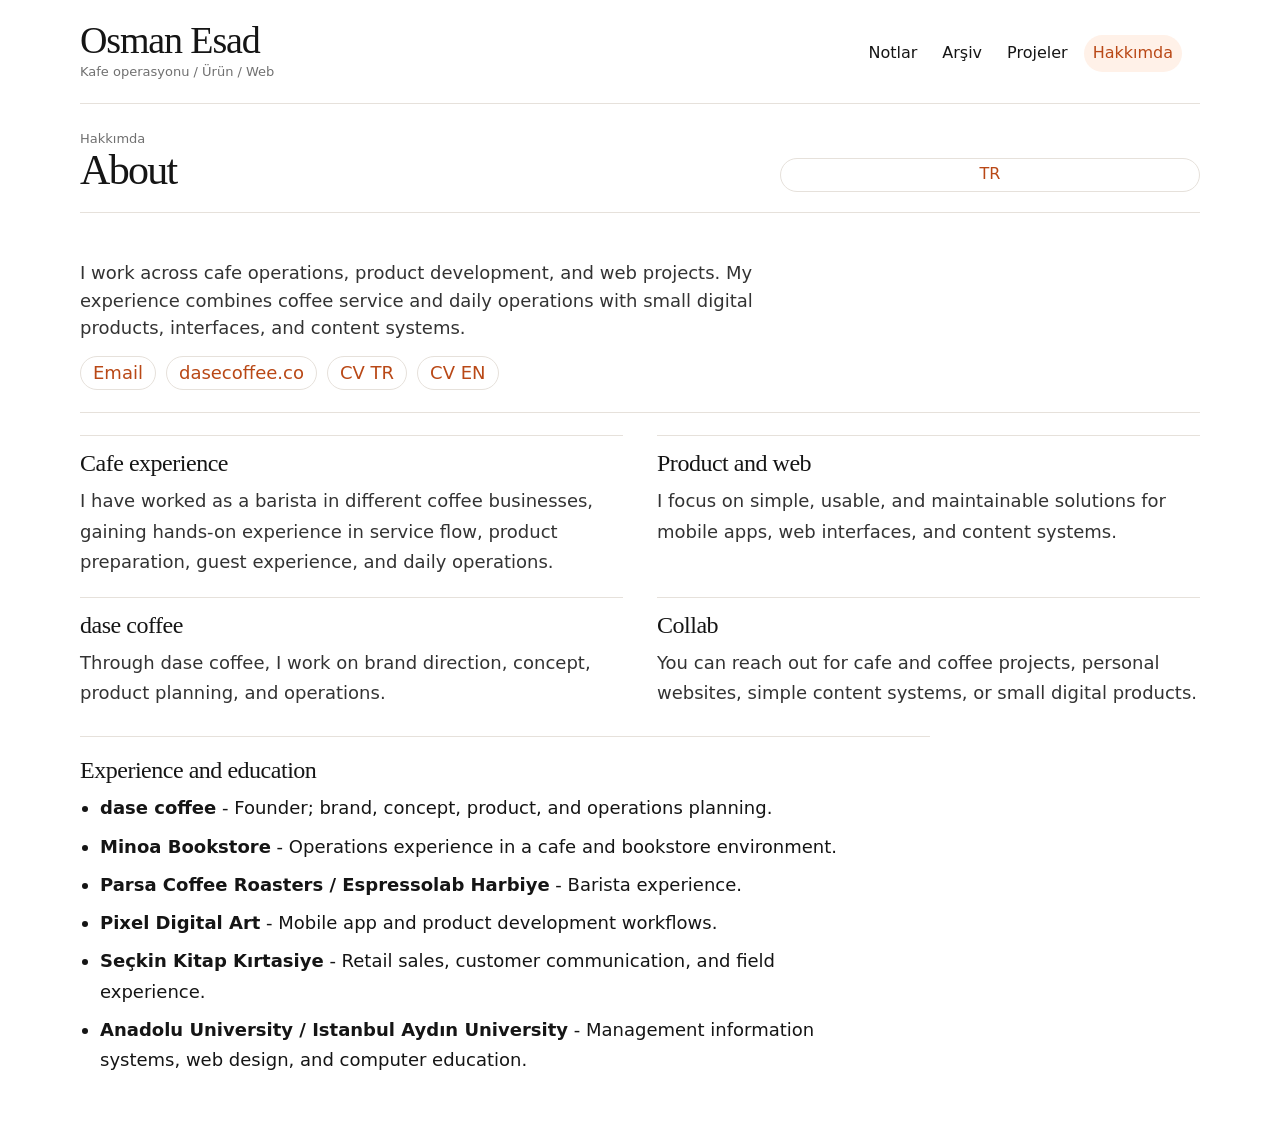
<file: about.html>
<!doctype html>
<html lang="tr">
  <head>
    <meta charset="UTF-8" />
    <meta name="viewport" content="width=device-width, initial-scale=1.0" />
    <link rel="icon" href="./triquetra.png" type="image/x-icon" />
    <title>Osman Esad - Hakkımda</title>
    <meta name="description" content="Osman Esad Hoşbak'ın deneyimi, çalışma alanları, CV bağlantıları ve iletişim bilgileri." />
    <link rel="stylesheet" href="styles.css" />
  </head>
  <body>
    <main class="site">
      <header class="topbar">
        <a class="brand" href="index.html">
          <strong>Osman Esad</strong>
          <span>Kafe operasyonu / Ürün / Web</span>
        </a>
        <nav class="mainNav" aria-label="Sayfalar">
          <a href="index.html">Notlar</a>
          <a href="archive.html">Arşiv</a>
          <a href="projects.html">Projeler</a>
          <a href="about.html" aria-current="page">Hakkımda</a>
        </nav>
      </header>

      <section class="pageHero">
        <div>
          <div class="eyebrow">Hakkımda</div>
          <h1>
            <span class="langBlock isActive" data-lang="tr">Osman Esad Hoşbak</span>
            <span class="langBlock" data-lang="en">About</span>
          </h1>
        </div>
        <button id="langToggle" class="miniButton" type="button" aria-label="Switch language">
          <span class="langBlock isActive" data-lang="tr">EN</span>
          <span class="langBlock" data-lang="en">TR</span>
        </button>
      </section>

      <article>
        <section class="langBlock isActive" data-lang="tr">
          <div class="profileLead">
            <p>
              Kafe operasyonu, ürün geliştirme ve web işleriyle ilgileniyorum. Kahve tarafında servis, menü ve operasyon deneyimim var;
              dijital tarafta ise küçük ürünler, arayüzler ve içerik sistemleri üzerine çalışıyorum.
            </p>
            <div class="profileActions">
              <a href="mailto:byesad@gmail.com">E-posta</a>
              <a href="https://dasecoffee.co" target="_blank" rel="noopener">dasecoffee.co</a>
              <a href="assets/Osman_Esad_Hosbak_CV_TR_2026.pdf" target="_blank" rel="noopener">CV TR</a>
              <a href="assets/Osman_Esad_Hosbak_CV_EN_2026.pdf" target="_blank" rel="noopener">CV EN</a>
            </div>
          </div>

          <div class="profileGrid">
            <section>
              <h2>Kafe deneyimi</h2>
              <p>Barista olarak farklı kahve işletmelerinde çalıştım. Servis akışı, ürün hazırlığı, misafir deneyimi ve günlük operasyon tarafında pratik deneyim edindim.</p>
            </section>
            <section>
              <h2>Ürün ve web</h2>
              <p>Mobil uygulama, web arayüzü ve içerik sistemi gibi işlerde sade, kullanılabilir ve bakımı kolay çözümler kurmaya odaklanıyorum.</p>
            </section>
            <section>
              <h2>dase coffee</h2>
              <p>dase coffee tarafında marka fikri, konsept, ürün planı ve operasyon kurgusu üzerine çalışıyorum.</p>
            </section>
            <section>
              <h2>İş birliği</h2>
              <p>Kafe ve kahve projeleri, kişisel web siteleri, basit içerik sistemleri veya küçük dijital ürünler için iletişime geçebilirsin.</p>
            </section>
          </div>

          <section class="experience">
            <h2>Deneyim ve eğitim</h2>
            <ul>
              <li><strong>dase coffee</strong> - Kurucu; marka, konsept, ürün ve operasyon planı.</li>
              <li><strong>Minoa Bookstore</strong> - Kafe ve kitap ortamında operasyon deneyimi.</li>
              <li><strong>Parsa Coffee Roasters / Espressolab Harbiye</strong> - Barista deneyimi.</li>
              <li><strong>Pixel Digital Art</strong> - Mobil uygulama ve ürün geliştirme süreçleri.</li>
              <li><strong>Seçkin Kitap Kırtasiye</strong> - Perakende satış, müşteri iletişimi ve saha deneyimi.</li>
              <li><strong>Anadolu Üniversitesi / İstanbul Aydın Üniversitesi</strong> - Yönetim bilişim sistemleri, web tasarım ve bilgisayar öğretmenliği.</li>
            </ul>
          </section>
        </section>

        <section class="langBlock" data-lang="en">
          <div class="profileLead">
            <p>
              I work across cafe operations, product development, and web projects. My experience combines coffee service and daily operations
              with small digital products, interfaces, and content systems.
            </p>
            <div class="profileActions">
              <a href="mailto:byesad@gmail.com">Email</a>
              <a href="https://dasecoffee.co" target="_blank" rel="noopener">dasecoffee.co</a>
              <a href="assets/Osman_Esad_Hosbak_CV_TR_2026.pdf" target="_blank" rel="noopener">CV TR</a>
              <a href="assets/Osman_Esad_Hosbak_CV_EN_2026.pdf" target="_blank" rel="noopener">CV EN</a>
            </div>
          </div>

          <div class="profileGrid">
            <section>
              <h2>Cafe experience</h2>
              <p>I have worked as a barista in different coffee businesses, gaining hands-on experience in service flow, product preparation, guest experience, and daily operations.</p>
            </section>
            <section>
              <h2>Product and web</h2>
              <p>I focus on simple, usable, and maintainable solutions for mobile apps, web interfaces, and content systems.</p>
            </section>
            <section>
              <h2>dase coffee</h2>
              <p>Through dase coffee, I work on brand direction, concept, product planning, and operations.</p>
            </section>
            <section>
              <h2>Collab</h2>
              <p>You can reach out for cafe and coffee projects, personal websites, simple content systems, or small digital products.</p>
            </section>
          </div>

          <section class="experience">
            <h2>Experience and education</h2>
            <ul>
              <li><strong>dase coffee</strong> - Founder; brand, concept, product, and operations planning.</li>
              <li><strong>Minoa Bookstore</strong> - Operations experience in a cafe and bookstore environment.</li>
              <li><strong>Parsa Coffee Roasters / Espressolab Harbiye</strong> - Barista experience.</li>
              <li><strong>Pixel Digital Art</strong> - Mobile app and product development workflows.</li>
              <li><strong>Seçkin Kitap Kırtasiye</strong> - Retail sales, customer communication, and field experience.</li>
              <li><strong>Anadolu University / Istanbul Aydın University</strong> - Management information systems, web design, and computer education.</li>
            </ul>
          </section>
        </section>
      </article>
    </main>

    <script>
      const toggle = document.getElementById("langToggle");

      function setLang(lang) {
        document.documentElement.lang = lang;
        document.querySelectorAll(".langBlock").forEach((el) => {
          const elLang = el.getAttribute("data-lang");
          if (!elLang) return;
          el.classList.toggle("isActive", elLang === lang);
        });
        document.title = lang === "tr" ? "Osman Esad - Hakkımda" : "Osman Esad - About";
        try {
          localStorage.setItem("about_lang", lang);
        } catch (_) {}
      }

      const saved = (() => {
        try {
          const value = localStorage.getItem("about_lang");
          if (value === "tr" || value === "en") return value;
        } catch (_) {}
        return (navigator.language || "").toLowerCase().startsWith("tr") ? "tr" : "en";
      })();

      setLang(saved);
      toggle.addEventListener("click", () => setLang(document.documentElement.lang === "tr" ? "en" : "tr"));
    </script>
  </body>
</html>
</file>
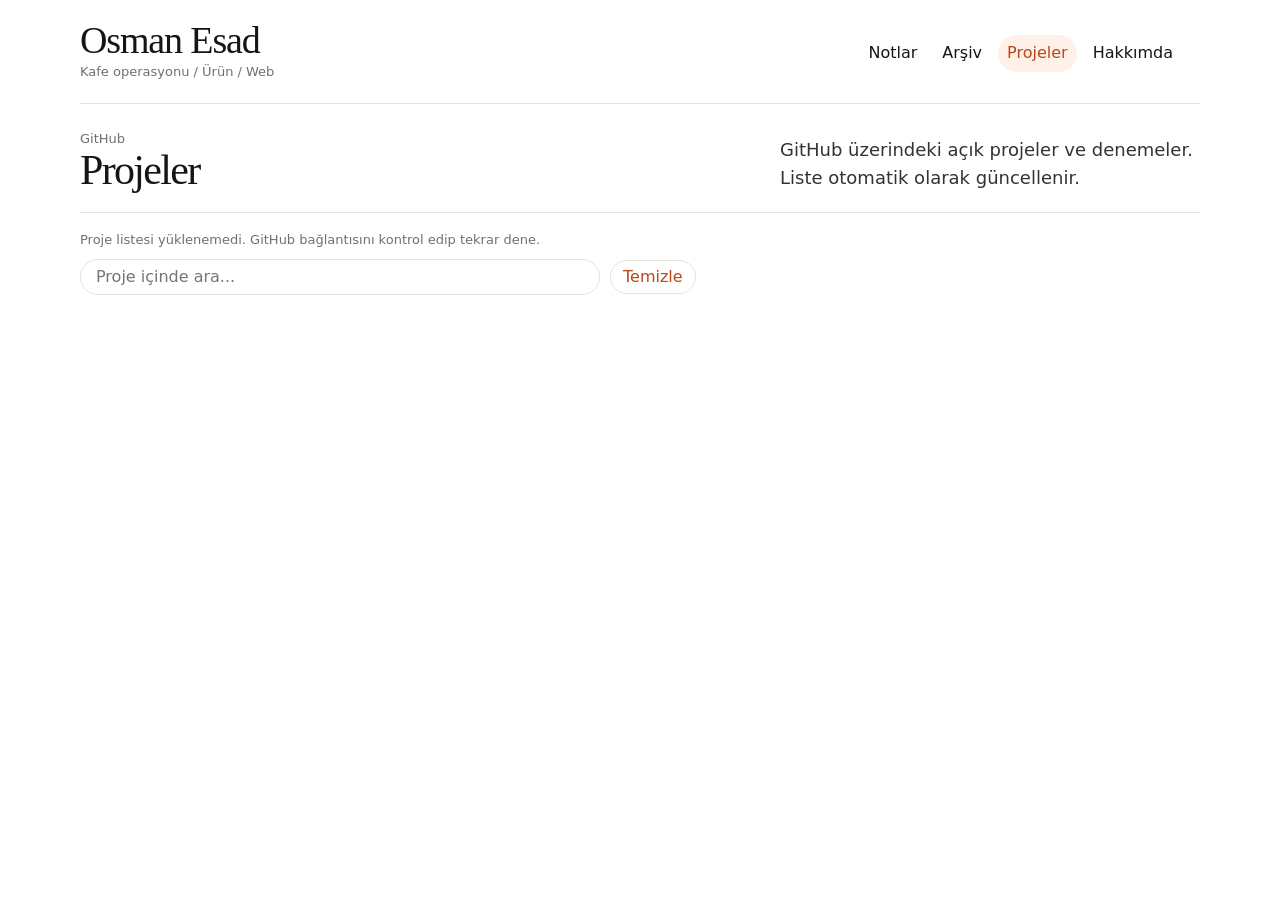
<file: projects.html>
<!doctype html>
<html lang="tr">
  <head>
    <meta charset="UTF-8" />
    <meta name="viewport" content="width=device-width, initial-scale=1.0" />
    <link rel="icon" href="./triquetra.png" type="image/x-icon" />
    <title>Osman Esad - Projeler</title>
    <meta name="description" content="Osman Esad Hoşbak'ın GitHub üzerindeki güncel proje, deneme ve küçük sistemleri." />
    <link rel="stylesheet" href="styles.css" />
  </head>
  <body>
    <main class="site">
      <header class="topbar">
        <a class="brand" href="index.html">
          <strong>Osman Esad</strong>
          <span>Kafe operasyonu / Ürün / Web</span>
        </a>
        <nav class="mainNav" aria-label="Sayfalar">
          <a href="index.html">Notlar</a>
          <a href="archive.html">Arşiv</a>
          <a href="projects.html" aria-current="page">Projeler</a>
          <a href="about.html">Hakkımda</a>
        </nav>
      </header>

      <section class="pageHero">
        <div>
          <div class="eyebrow">GitHub</div>
          <h1>Projeler</h1>
        </div>
        <p>GitHub üzerindeki açık projeler ve denemeler. Liste otomatik olarak güncellenir.</p>
      </section>

      <section class="controlBar">
        <div class="archiveMeta" id="countLine">Yükleniyor...</div>
        <div class="archiveControls">
          <input id="q" class="archiveSearch" type="search" placeholder="Proje içinde ara..." />
          <button class="miniButton" id="clear" type="button">Temizle</button>
        </div>
      </section>

      <ul class="archiveList" id="list"></ul>
    </main>

    <script type="module" src="projects.js"></script>
    <button class="toTop" id="toTop" aria-label="Sayfa başına dön" title="Yukarı">↑</button>
  </body>
</html>
</file>
<file: styles.css>
:root {
  --bg: #ffffff;
  --text: #151515;
  --muted: #707070;
  --line: #e6e1db;
  --soft: #faf9f7;
  --orange: #b94816;
  --orange-soft: #fff1e8;
  --serif: "Iowan Old Style", "Charter", "Source Serif 4", Georgia, "Times New Roman", serif;
  --sans: "Aptos", "Inter", ui-sans-serif, system-ui, -apple-system, BlinkMacSystemFont, "Segoe UI", Roboto, Arial, sans-serif;
  --fontSize: 18px;
}

* {
  box-sizing: border-box;
}

html {
  color-scheme: light;
}

body {
  margin: 0;
  background: var(--bg);
  color: var(--text);
  font-family: var(--sans);
  line-height: 1.68;
  -webkit-font-smoothing: antialiased;
  text-rendering: optimizeLegibility;
}

a {
  color: var(--orange);
  text-decoration-thickness: 1px;
  text-underline-offset: 4px;
}

button,
input {
  font: inherit;
}

.site {
  width: min(1120px, calc(100% - 40px));
  margin: 0 auto;
  padding: 22px 0 48px;
}

.topbar {
  display: grid;
  grid-template-columns: minmax(180px, auto) 1fr auto;
  gap: 18px;
  align-items: center;
  padding-bottom: 18px;
  border-bottom: 1px solid var(--line);
}

.brand {
  color: var(--text);
  text-decoration: none;
}

.brand strong {
  display: block;
  font-family: var(--serif);
  font-size: clamp(26px, 3.4vw, 38px);
  font-weight: 500;
  letter-spacing: -0.03em;
  line-height: 0.95;
}

.brand span,
.eyebrow,
.meta,
.postMeta,
.dateLine,
.archiveMeta,
.siteFooter,
.count,
.build-badge,
.beta-badge {
  color: var(--muted);
  font-size: 13px;
  line-height: 1.45;
}

.mainNav,
.socialLinks {
  display: flex;
  flex-wrap: wrap;
  gap: 7px;
  align-items: center;
  justify-content: flex-end;
}

.mainNav a {
  color: var(--text);
  border-radius: 999px;
  padding: 5px 9px;
  text-decoration: none;
}

.mainNav a:hover,
.mainNav a[aria-current="page"] {
  background: var(--orange-soft);
  color: var(--orange);
}

.socialLinks a {
  display: grid;
  width: 30px;
  height: 30px;
  place-items: center;
  border-radius: 999px;
  background: var(--soft);
}

.socialLinks a:hover {
  background: var(--orange-soft);
}

.socialLinks img {
  width: 15px;
  height: 15px;
  display: block;
}

.intro {
  display: grid;
  grid-template-columns: minmax(0, 1fr) minmax(260px, 360px);
  gap: 0;
  align-items: stretch;
  padding: 18px 0;
  border-bottom: 1px solid var(--line);
}

.intro .eyebrow {
  margin-bottom: 6px;
}

.introCompact > div {
  padding-right: 28px;
}

.introTitle {
  display: block;
  margin-bottom: 5px;
  color: var(--text);
  font-size: clamp(16px, 1.6vw, 19px);
  font-weight: 650;
  letter-spacing: -0.01em;
  line-height: 1.3;
}

.intro h1,
.pageHero h1,
article h1 {
  margin: 0;
  color: var(--text);
  font-family: var(--serif);
  font-weight: 500;
  letter-spacing: -0.04em;
  line-height: 1.02;
}

.intro h1 {
  max-width: 680px;
  font-size: clamp(34px, 5vw, 56px);
  line-height: 1;
}

.intro p,
.pageHero p,
.profileLead p {
  margin: 0;
  color: #333;
  font-size: clamp(16px, 1.45vw, 18px);
  line-height: 1.55;
}

.introCompact p {
  max-width: 680px;
  font-size: 16.5px;
  line-height: 1.55;
}

.introLinks {
  display: grid;
  gap: 0;
  align-content: start;
  border-left: 1px solid var(--line);
  padding-left: 22px;
}

.introLinks a {
  display: flex;
  min-height: 40px;
  align-items: center;
  justify-content: space-between;
  border-top: 1px solid var(--line);
  color: var(--orange);
  padding: 9px 0;
  text-decoration: none;
  font-weight: 650;
}

.introLinks a::after {
  content: "→";
  color: var(--orange);
  font-weight: 400;
}

.introLinks a:last-child {
  border-bottom: 1px solid var(--line);
}

.introLinks a:hover {
  border-color: var(--orange);
}

.quickLinks {
  display: grid;
  gap: 8px;
}

.quickLinks a,
.profileActions a,
.miniButton,
.action {
  display: inline-flex;
  min-height: 34px;
  align-items: center;
  justify-content: center;
  border: 1px solid var(--line);
  border-radius: 999px;
  background: var(--bg);
  color: var(--orange);
  cursor: pointer;
  padding: 0 12px;
  text-decoration: none;
}

.quickLinks a:hover,
.profileActions a:hover,
.miniButton:hover,
.action:hover {
  border-color: var(--orange);
  background: var(--orange-soft);
}

.readerLayout {
  display: grid;
  grid-template-columns: minmax(0, 1fr) 300px;
  gap: 28px;
  align-items: start;
  padding-top: 18px;
}

.readerMain {
  min-width: 0;
}

.toolbar {
  display: flex;
  flex-wrap: wrap;
  gap: 16px;
  align-items: center;
  justify-content: space-between;
  margin-bottom: 24px;
  padding: 0 0 10px;
  border-bottom: 1px solid var(--line);
}

.group,
.seg,
.dots {
  display: flex;
  gap: 8px;
  align-items: center;
}

.label {
  color: var(--muted);
  font-size: 13px;
}

.iconBtn,
.dot {
  display: grid;
  width: 30px;
  height: 30px;
  place-items: center;
  border: 1px solid var(--line);
  border-radius: 999px;
  background: var(--bg);
  color: var(--text);
  cursor: pointer;
}

.dot {
  position: relative;
  width: 17px;
  height: 17px;
  padding: 0;
}

.dot[aria-pressed="true"]::after {
  position: absolute;
  inset: 4px;
  border-radius: 999px;
  background: var(--orange);
  content: "";
}

article {
  font-size: var(--fontSize);
}

article h1 {
  max-width: 850px;
  font-size: clamp(30px, 4.4vw, 48px);
}

.dateLine {
  margin: 10px 0 24px;
}

article p,
article li,
article blockquote {
  max-width: 760px;
}

article p {
  margin: 0 0 16px;
}

article h2,
article h3 {
  max-width: 760px;
  margin: 26px 0 10px;
  font-size: 1.35em;
  line-height: 1.25;
}

.post-content h2[id],
.post-content h3[id] {
  scroll-margin-top: 100px;
}

article blockquote {
  margin: 0 0 16px;
  padding: 4px 0 4px 18px;
  border-left: 3px solid var(--orange);
  color: #333;
}

article hr {
  max-width: 760px;
  border: 0;
  border-top: 1px solid var(--line);
  margin: 24px 0;
}

article pre {
  max-width: 100%;
  overflow: auto;
  border-radius: 12px;
  background: var(--soft);
  padding: 16px;
}

#content {
  overflow-wrap: anywhere;
}

#content img,
#content video,
#content iframe,
#content embed,
#content object {
  display: block;
  max-width: 100%;
  height: auto;
}

#content img {
  width: auto !important;
}

#content iframe {
  width: 100%;
  border: 0;
  aspect-ratio: 16 / 9;
}

.actions {
  display: flex;
  flex-wrap: wrap;
  gap: 8px;
  margin-top: 22px;
}

.likeAction {
  gap: 7px;
  min-height: 36px;
  border-color: color-mix(in srgb, var(--orange) 42%, var(--line));
  color: var(--orange);
  font-size: 14px;
  font-weight: 650;
}

.likeAction:hover {
  border-color: var(--orange);
  background: var(--orange-soft);
}

.likeAction.isLoading {
  opacity: 0.72;
  pointer-events: none;
}

.likeAction.liked {
  border-color: var(--orange);
  background: var(--orange-soft);
}

.likeText {
  line-height: 1;
}

.likeCount {
  min-width: 22px;
  border-left: 1px solid color-mix(in srgb, var(--orange) 28%, transparent);
  color: var(--orange);
  font-size: 12px;
  font-weight: 700;
  line-height: 1;
  padding-left: 7px;
  text-align: left;
}

.heart,
.plane {
  width: 16px;
  height: 16px;
  flex: 0 0 auto;
}

.liked .heartPath {
  fill: var(--orange);
  stroke: var(--orange);
}

.sidebar {
  position: sticky;
  top: 24px;
  border-left: 1px solid var(--line);
  padding-left: 22px;
}

.sidebarHead {
  display: flex;
  gap: 12px;
  align-items: center;
  justify-content: space-between;
  margin-bottom: 8px;
}

.sidebarHead strong {
  font-family: var(--serif);
  font-size: 22px;
  font-weight: 500;
}

.postList,
.archiveList {
  display: grid;
  gap: 6px;
  list-style: none;
  margin: 0;
  padding: 0;
}

.postLink,
.archiveItem {
  display: block;
  border-top: 1px solid var(--line);
  color: var(--text);
  padding: 10px 0;
  text-decoration: none;
}

.postLink:hover,
.postLink[aria-current="true"],
.archiveItem:hover {
  color: var(--orange);
}

.postLink div,
.archiveItem .t {
  font-weight: 650;
  line-height: 1.25;
}

.pageHero {
  display: grid;
  grid-template-columns: minmax(0, 1fr) minmax(260px, 420px);
  gap: 26px;
  align-items: end;
  padding: 26px 0 20px;
  border-bottom: 1px solid var(--line);
  margin-bottom: 18px;
}

.pageHero h1 {
  font-size: clamp(30px, 4vw, 42px);
}

.controlBar {
  display: grid;
  gap: 10px;
  margin-bottom: 18px;
}

.archiveControls {
  display: flex;
  gap: 10px;
  align-items: center;
}

.archiveSearch {
  width: min(520px, 100%);
  min-height: 36px;
  border: 1px solid var(--line);
  border-radius: 999px;
  background: var(--bg);
  color: var(--text);
  padding: 0 15px;
  outline: 0;
}

.archiveSearch:focus {
  border-color: var(--orange);
}

.timeline {
  display: flex;
  flex-wrap: wrap;
  gap: 8px;
}

.timeline button {
  min-height: 30px;
  border: 1px solid var(--line);
  border-radius: 999px;
  background: var(--bg);
  color: var(--orange);
  cursor: pointer;
  padding: 0 12px;
}

.timeline button:hover {
  background: var(--orange-soft);
}

.archiveList {
  grid-template-columns: repeat(2, minmax(0, 1fr));
  gap: 14px 30px;
}

.archiveItem {
  min-height: 118px;
}

.archiveItem .e {
  margin-top: 6px;
  color: var(--muted);
  font-size: 15px;
}

.archiveItem .d {
  margin-top: 8px;
  color: var(--muted);
  font-size: 13px;
}

.profileLead {
  display: grid;
  gap: 14px;
  max-width: 850px;
  padding: 28px 0 22px;
}

.profileActions {
  display: flex;
  flex-wrap: wrap;
  gap: 10px;
}

.profileGrid {
  display: grid;
  grid-template-columns: repeat(2, minmax(0, 1fr));
  gap: 20px 34px;
  border-top: 1px solid var(--line);
  padding-top: 22px;
}

.profileGrid section {
  border-top: 1px solid var(--line);
  padding-top: 12px;
}

.profileGrid h2,
.experience h2 {
  margin: 0 0 8px;
  font-family: var(--serif);
  font-size: 24px;
  font-weight: 500;
  letter-spacing: -0.02em;
}

.profileGrid p {
  margin: 0;
  color: #333;
}

.experience {
  max-width: 850px;
  margin-top: 28px;
  border-top: 1px solid var(--line);
  padding-top: 18px;
}

.experience ul {
  display: grid;
  gap: 8px;
  margin: 0;
  padding-left: 20px;
}

.langBlock {
  display: none;
}

.langBlock.isActive {
  display: block;
}

.siteFooter {
  display: flex;
  flex-wrap: wrap;
  gap: 14px;
  justify-content: space-between;
  margin-top: 44px;
  padding-top: 16px;
  border-top: 1px solid var(--line);
}

.toTop {
  position: fixed;
  right: 16px;
  bottom: 16px;
  display: grid;
  width: 38px;
  height: 38px;
  place-items: center;
  border: 1px solid var(--line);
  border-radius: 999px;
  background: var(--bg);
  color: var(--orange);
  cursor: pointer;
  opacity: 0;
  pointer-events: none;
  transform: translateY(8px);
  transition: opacity 0.15s ease, transform 0.15s ease;
}

.toTop.show {
  opacity: 1;
  pointer-events: auto;
  transform: translateY(0);
}

a:focus-visible,
button:focus-visible,
input:focus-visible {
  outline: 2px solid var(--orange);
  outline-offset: 3px;
}

@media (max-width: 900px) {
  .site {
    width: min(100% - 28px, 720px);
    padding-top: 22px;
  }

  .topbar,
  .intro,
  .readerLayout,
  .pageHero {
    grid-template-columns: 1fr;
  }

  .mainNav,
  .socialLinks {
    justify-content: flex-start;
  }

  .intro,
  .pageHero {
    gap: 16px;
    padding: 14px 0 18px;
  }

  .introCompact > div {
    padding-right: 0;
  }

  .introLinks {
    border-left: 0;
    padding-left: 0;
  }

  .sidebar {
    position: static;
    border-top: 1px solid var(--line);
    border-left: 0;
    padding-top: 18px;
    padding-left: 0;
  }

  .archiveList,
  .profileGrid {
    grid-template-columns: 1fr;
  }
}

@media (max-width: 560px) {
  .site {
    width: min(100% - 22px, 720px);
  }

  .brand strong,
  .intro h1,
  .pageHero h1,
  article h1 {
    font-size: 28px;
  }

  .toolbar,
  .archiveControls {
    align-items: stretch;
    flex-direction: column;
  }

  .group {
    justify-content: space-between;
  }

  .quickLinks a,
  .profileActions a,
  .miniButton,
  .action,
  .archiveSearch {
    width: 100%;
  }
}

@media print {
  .mainNav,
  .socialLinks,
  .toolbar,
  .sidebar,
  .toTop,
  .actions {
    display: none !important;
  }

  .site {
    width: 100%;
    padding: 0;
  }
}
</file>
